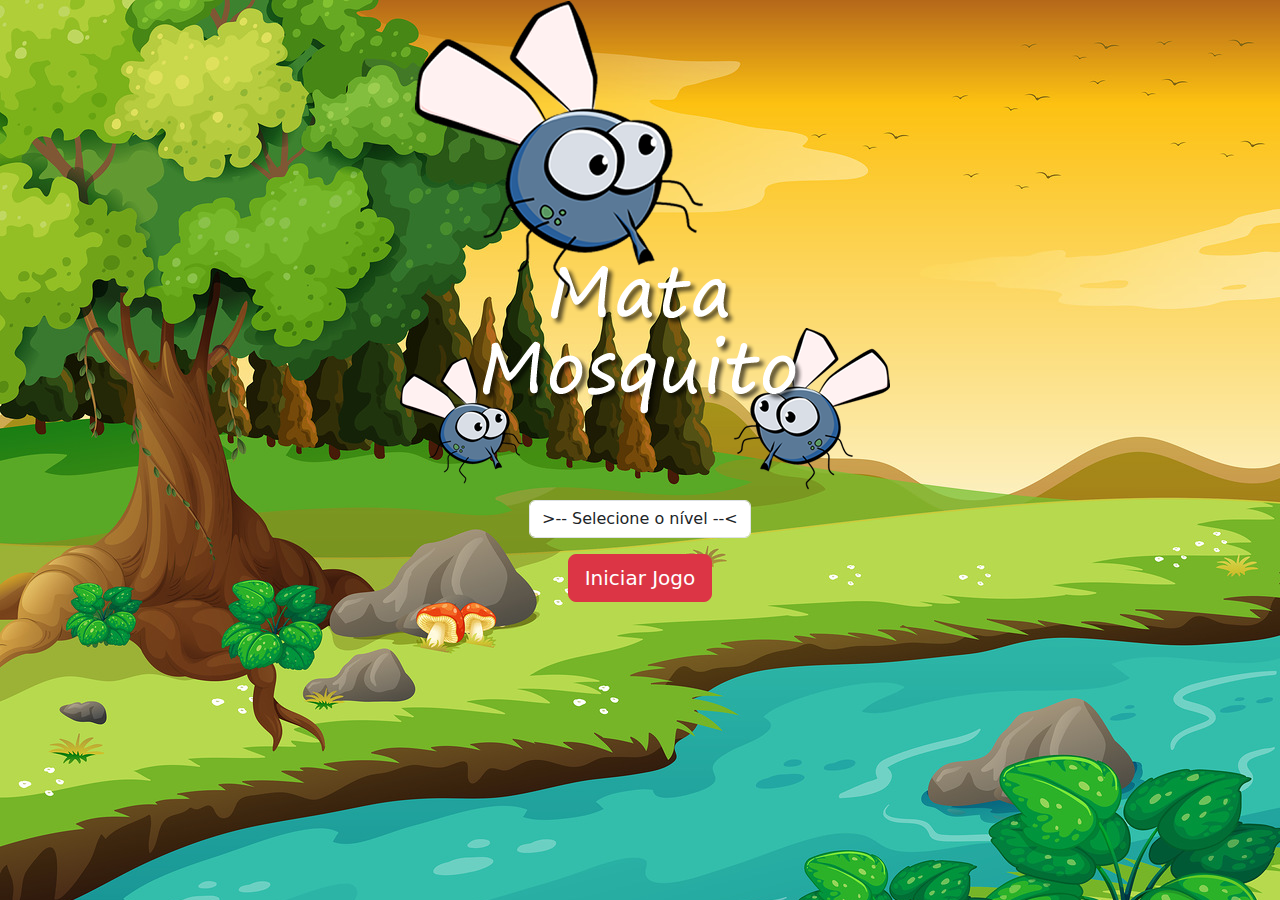
<file: index.html>
<!DOCTYPE html>
<html lang="pt-Br">

<head>
  <meta charset="UTF-8">
  <meta name="viewport" content="width=device-width, initial-scale=1.0">
  <title>Mata mosquito</title>
  <link rel="stylesheet" href="style.css">
  <link href="https://cdn.jsdelivr.net/npm/bootstrap@5.3.3/dist/css/bootstrap.min.css" rel="stylesheet" integrity="sha384-QWTKZyjpPEjISv5WaRU9OFeRpok6YctnYmDr5pNlyT2bRjXh0JMhjY6hW+ALEwIH" crossorigin="anonymous">
  <link rel="stylesheet" href="style.css">
  <script>
    function iniciarJogo() {

      var nivel = document.getElementById('nivel').value
      if (nivel === '') {
        alert('Selecione um nivel para iniciar o jogo')
        return false
      }
      window.location.href = "app.html?" + nivel

    }
  </script>
</head>

<body>

  <div class="container">
    <div class="row">
      <div class="col">
        <div class="d-flex justify-content-center">
          <img class="gameInicio" src="imagens/game.png" alt="">
        </div>
      </div>
    </div>
    <div class="row">
      <div class="col">
        <div class="d-flex justify-content-center">
          <div class="mb-2">
            <select class="form-control" id="nivel">
              <option value=""> >-- Selecione o nível --< </option>
              <option value="normal">normal</option>
              <option value="dificil">dificil</option>
              <option value="mosquitoLoucos">mosquitos loucos</option>
            </select>
          </div>
        </div>
      </div>
    </div>
    <div class="row">
      <div class="col">
        <div class="d-flex justify-content-center">
          <button type="button" class="btn btn-danger btn-lg mt-2" onclick="iniciarJogo()">Iniciar Jogo</button>
        </div>
      </div>
    </div>
  </div>
</body>

</html>
</file>
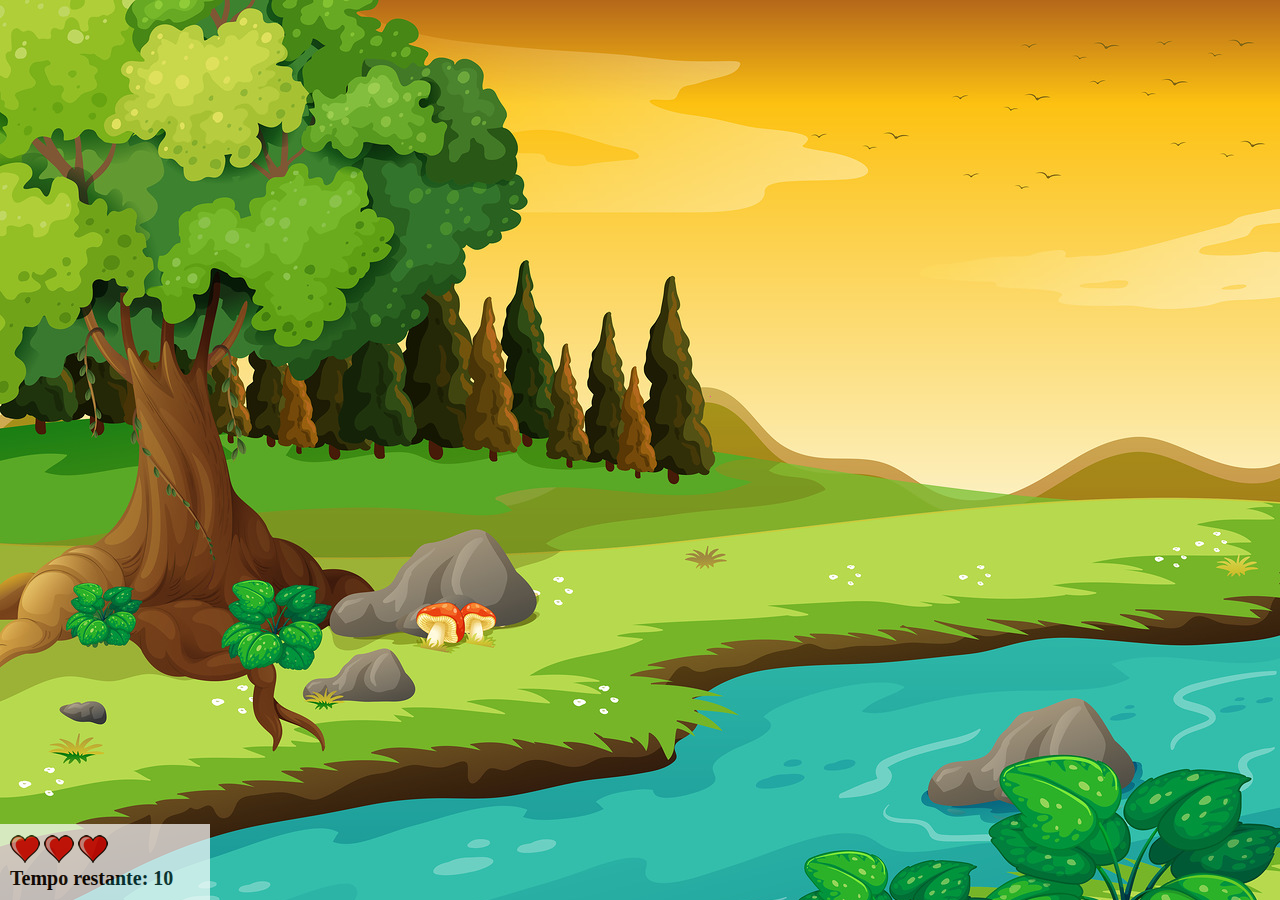
<file: app.html>
<!DOCTYPE html>
<html lang="pt-Br">

<head>
  <meta charset="UTF-8">
  <meta name="viewport" content="width=device-width, initial-scale=1.0">
  <title>Mata mosquito</title>
  <link rel="stylesheet" href="style.css">
</head>

<body onresize="ajustaTamanhoPalcoJogo()">
  <div class="painel">
    <div class="vidas">
      <img id="v1" src="imagens/coracao_cheio.png" alt="">
      <img id="v2" src="imagens/coracao_cheio.png" alt="">
      <img id="v3" src="imagens/coracao_cheio.png" alt="">
    </div>
    <div class="cronometro">Tempo restante: <span id="cronometro"></span></div>
  </div>
  <script src="script.js"></script>

</body>

</html>
</file>
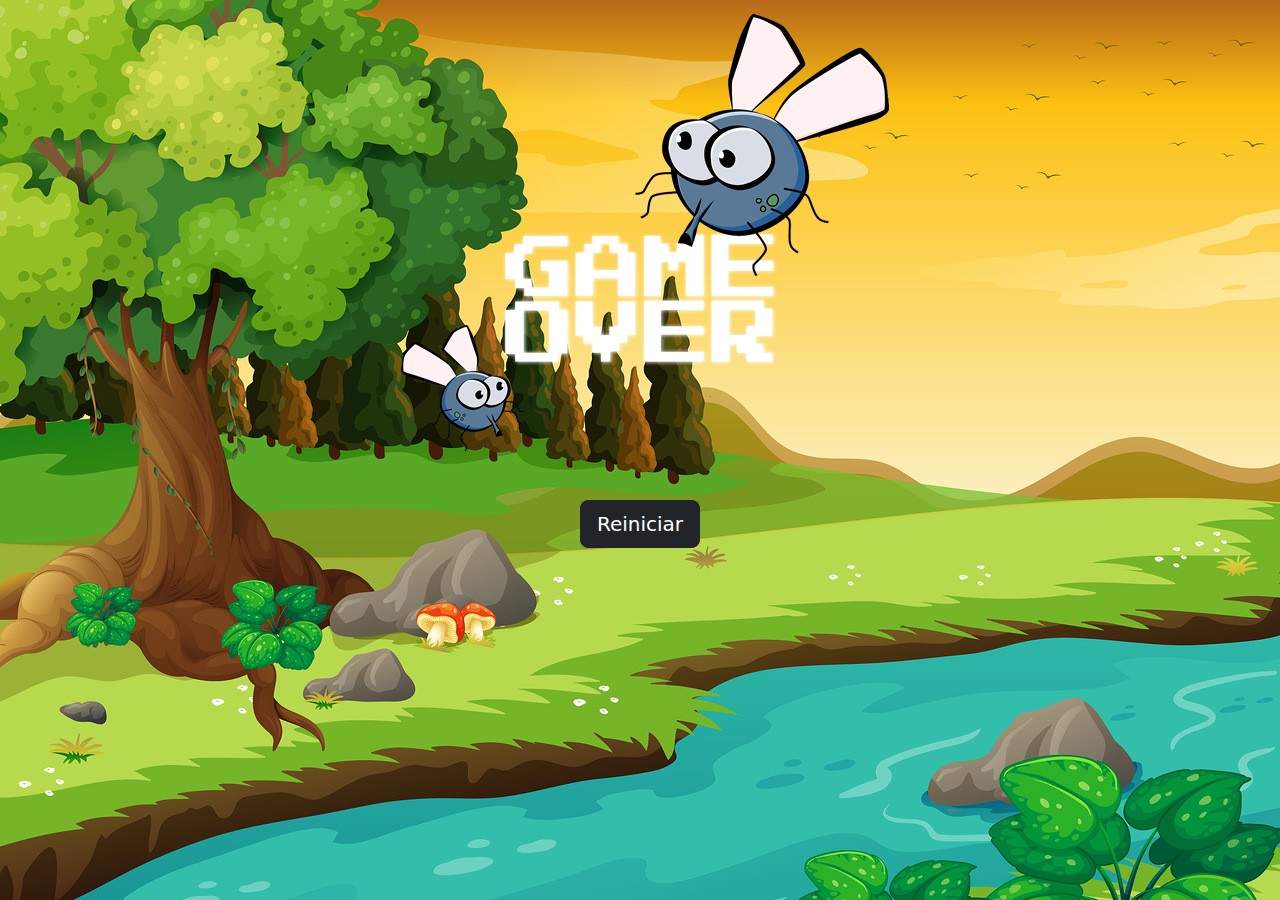
<file: fim_de_jogo.html>
<!DOCTYPE html>
<html lang="pt-Br">

<head>
  <meta charset="UTF-8">
  <meta name="viewport" content="width=device-width, initial-scale=1.0">
  <title>Game Over</title>
  <link rel="stylesheet" href="style.css">
  <link href="https://cdn.jsdelivr.net/npm/bootstrap@5.3.3/dist/css/bootstrap.min.css" rel="stylesheet" integrity="sha384-QWTKZyjpPEjISv5WaRU9OFeRpok6YctnYmDr5pNlyT2bRjXh0JMhjY6hW+ALEwIH" crossorigin="anonymous">
  <link rel="stylesheet" href="style.css">
</head>

<body>

  <div class="container">
    <div class="row">
      <div class="col">
        <div class="d-flex justify-content-center">
          <img src="imagens/game_over.png" alt="">
        </div>
      </div>
    </div>
    <div class="row">
      <div class="col">
        <div class="d-flex justify-content-center">
          <button type="button" class="btn btn-dark btn-lg" onclick="window.location.href = 'index.html'">Reiniciar</button>
        </div>
      </div>
    </div>
  </div>
</body>

</html>
</file>
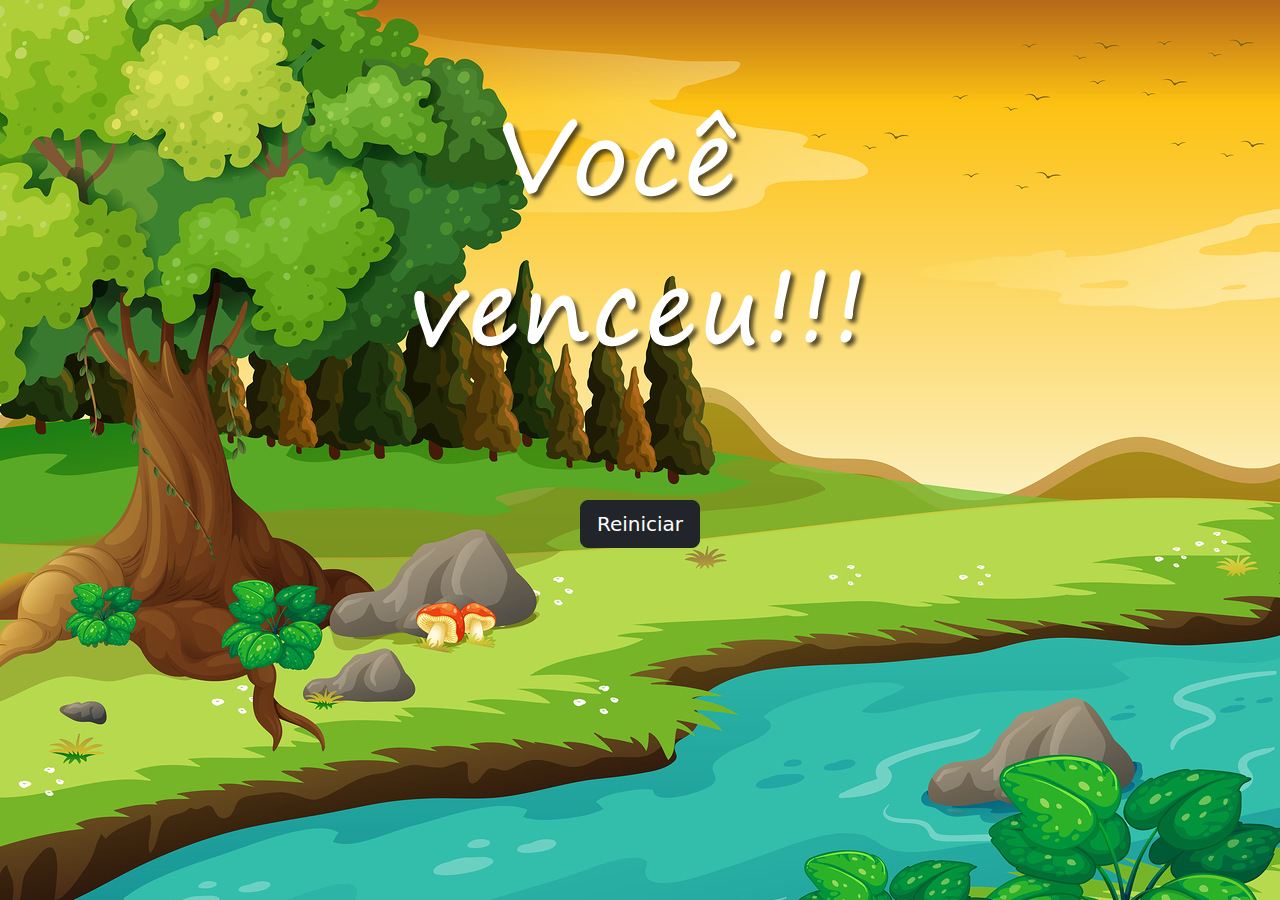
<file: vitoria.html>
<!DOCTYPE html>
<html lang="pt-Br">

<head>
  <meta charset="UTF-8">
  <meta name="viewport" content="width=device-width, initial-scale=1.0">
  <title>Vitoria</title>
  <link rel="stylesheet" href="style.css">
  <link href="https://cdn.jsdelivr.net/npm/bootstrap@5.3.3/dist/css/bootstrap.min.css" rel="stylesheet" integrity="sha384-QWTKZyjpPEjISv5WaRU9OFeRpok6YctnYmDr5pNlyT2bRjXh0JMhjY6hW+ALEwIH" crossorigin="anonymous">
  <link rel="stylesheet" href="style.css">
</head>

<body>

  <div class="container">
    <div class="row">
      <div class="col">
        <div class="d-flex justify-content-center">
          <img src="imagens/vitoria.png" alt="">
        </div>
      </div>
    </div>
    <div class="row">
      <div class="col">
        <div class="d-flex justify-content-center">
          <button type="button" class="btn btn-dark btn-lg" onclick="window.location.href = 'index.html'">Reiniciar</button>
        </div>
      </div>
    </div>
  </div>
</body>

</html>
</file>
<file: style.css>
html {
  cursor: url(imagens/mata_mosquito.png) 30 30, auto;
}

body {
  background-image: url(imagens/bg.jpg);
  background-repeat: no-repeat;
}
.gameInicio {
  max-width: 50%;
}
.mosquito1 {
  width: 50px;
  height: 50px;
}
.mosquito2 {
  width: 70px;
  height: 70px;
}
.mosquito3 {
  width: 90px;
  height: 90px;
}
.ladoA {
  transform: scaleX(1);
}
.ladoB {
  transform: scaleX(-1);
}
.painel {
  position: absolute;
  background-color: #fff;
  width: 190px;
  left: 0px;
  padding: 10px;
  bottom: 0px;
  border-top: solid 1px #fff;
  opacity: 0.7;
}
.vidas {
  float: left;
}
.cronometro {
  float: left;
  font-size: 20px;
  font-weight: bold;
}
</file>
